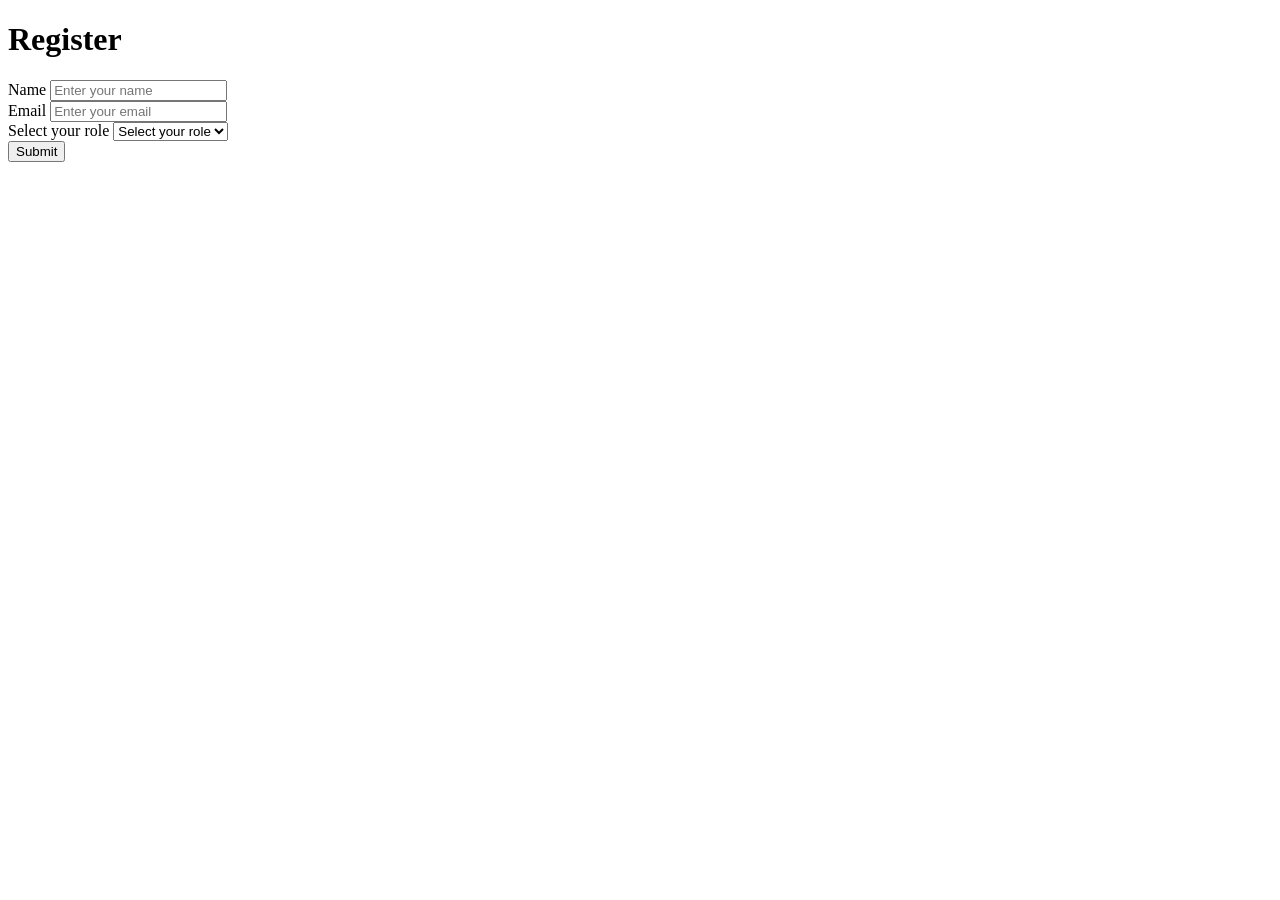
<file: practice/index.html>
<!DOCTYPE html>
<html lang="en">
<head>
    <meta charset="UTF-8">
    <meta name="viewport" content="width=, initial-scale=1.0">
    <title>New Form</title>
</head>
<body>

 <div class="container">

    <h1>Register</h1>

    <form>

        <div>
          <label for="name">Name</label>
          <input type="text" id="name" name="name" placeholder="Enter your name" required>
        </div>
      
        <div>
          <label for="email">Email</label>
          <input type="email" id="email" name="email" placeholder="Enter your email" required>
        </div>
      
        <div>
            <label for="role">Select your role</label>
            <select id="role" name="role" required>
              <option value="">Select your role</option>
              <option value="student">Student</option>
              <option value="teacher">Teacher</option>
            </select>
        </div>
      
        <button type="submit">Submit</button>

     
      </form>

</div>


</body>
</html>
</file>
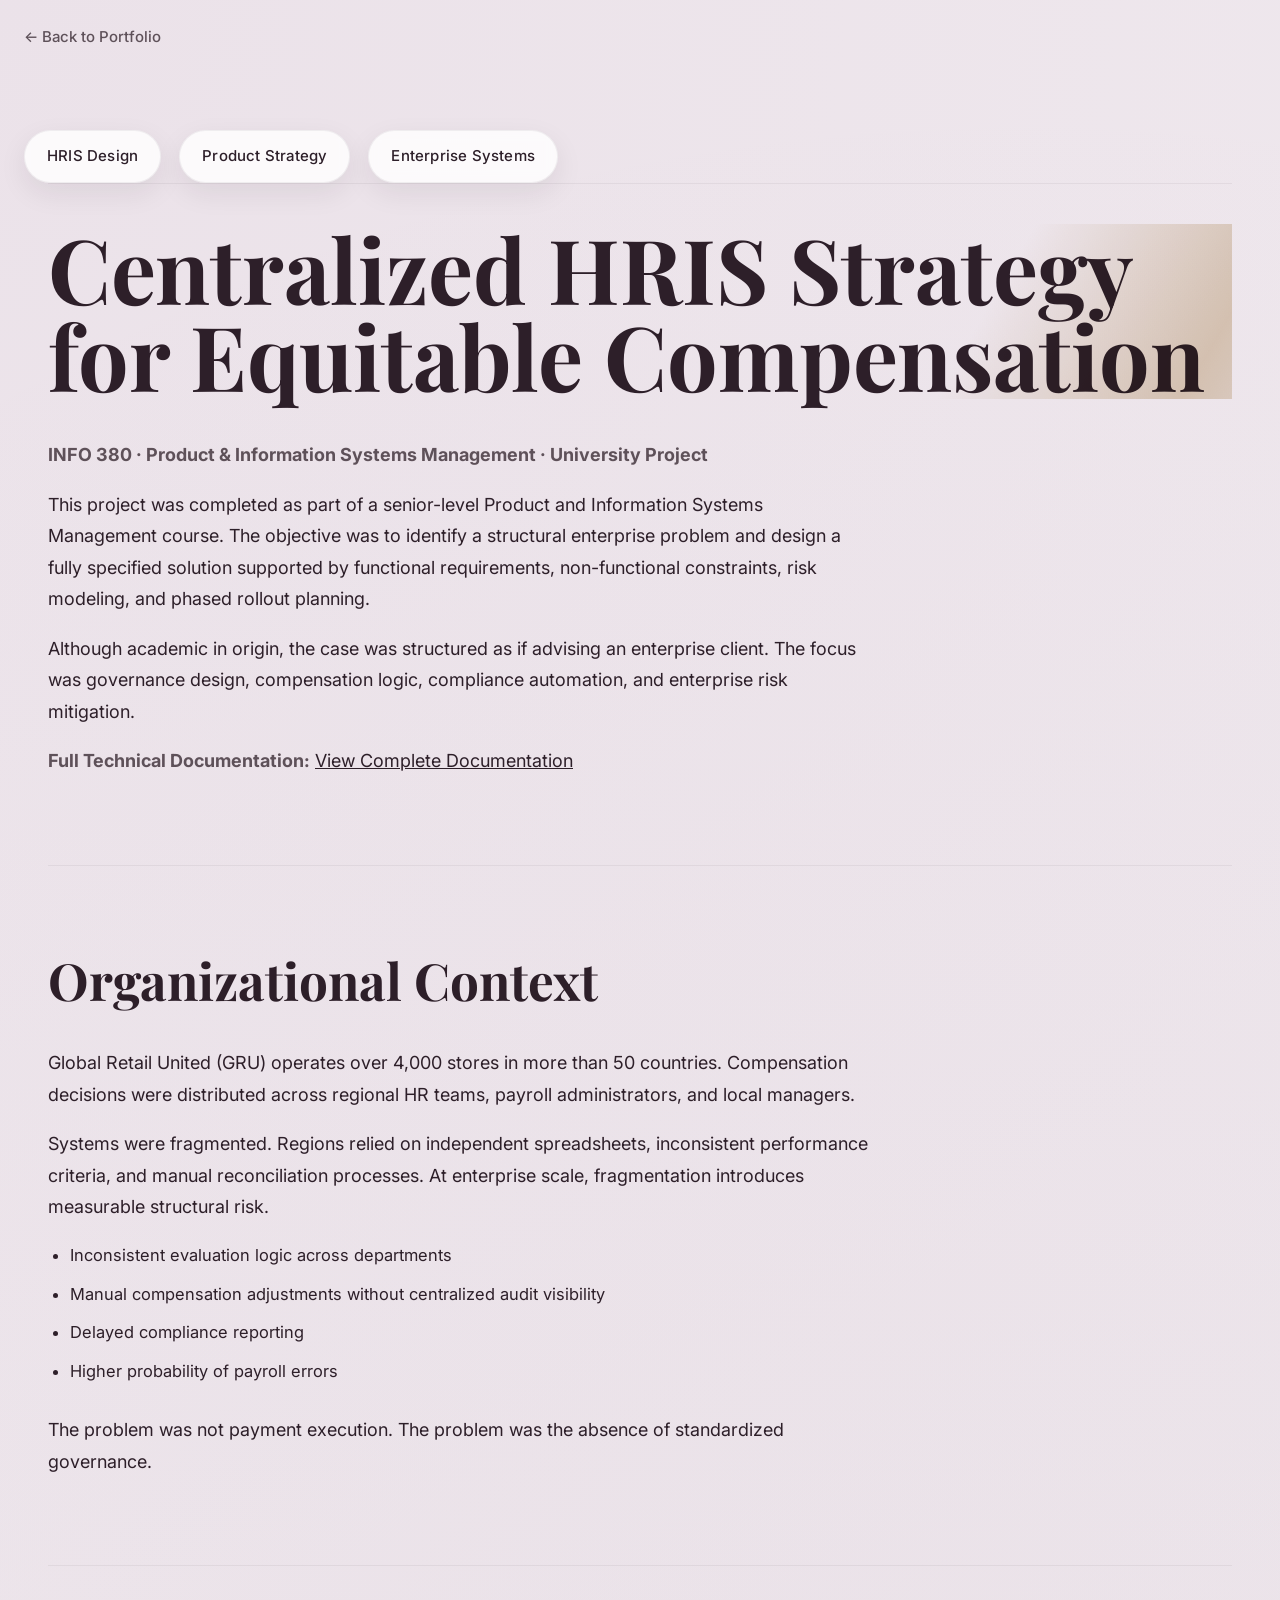
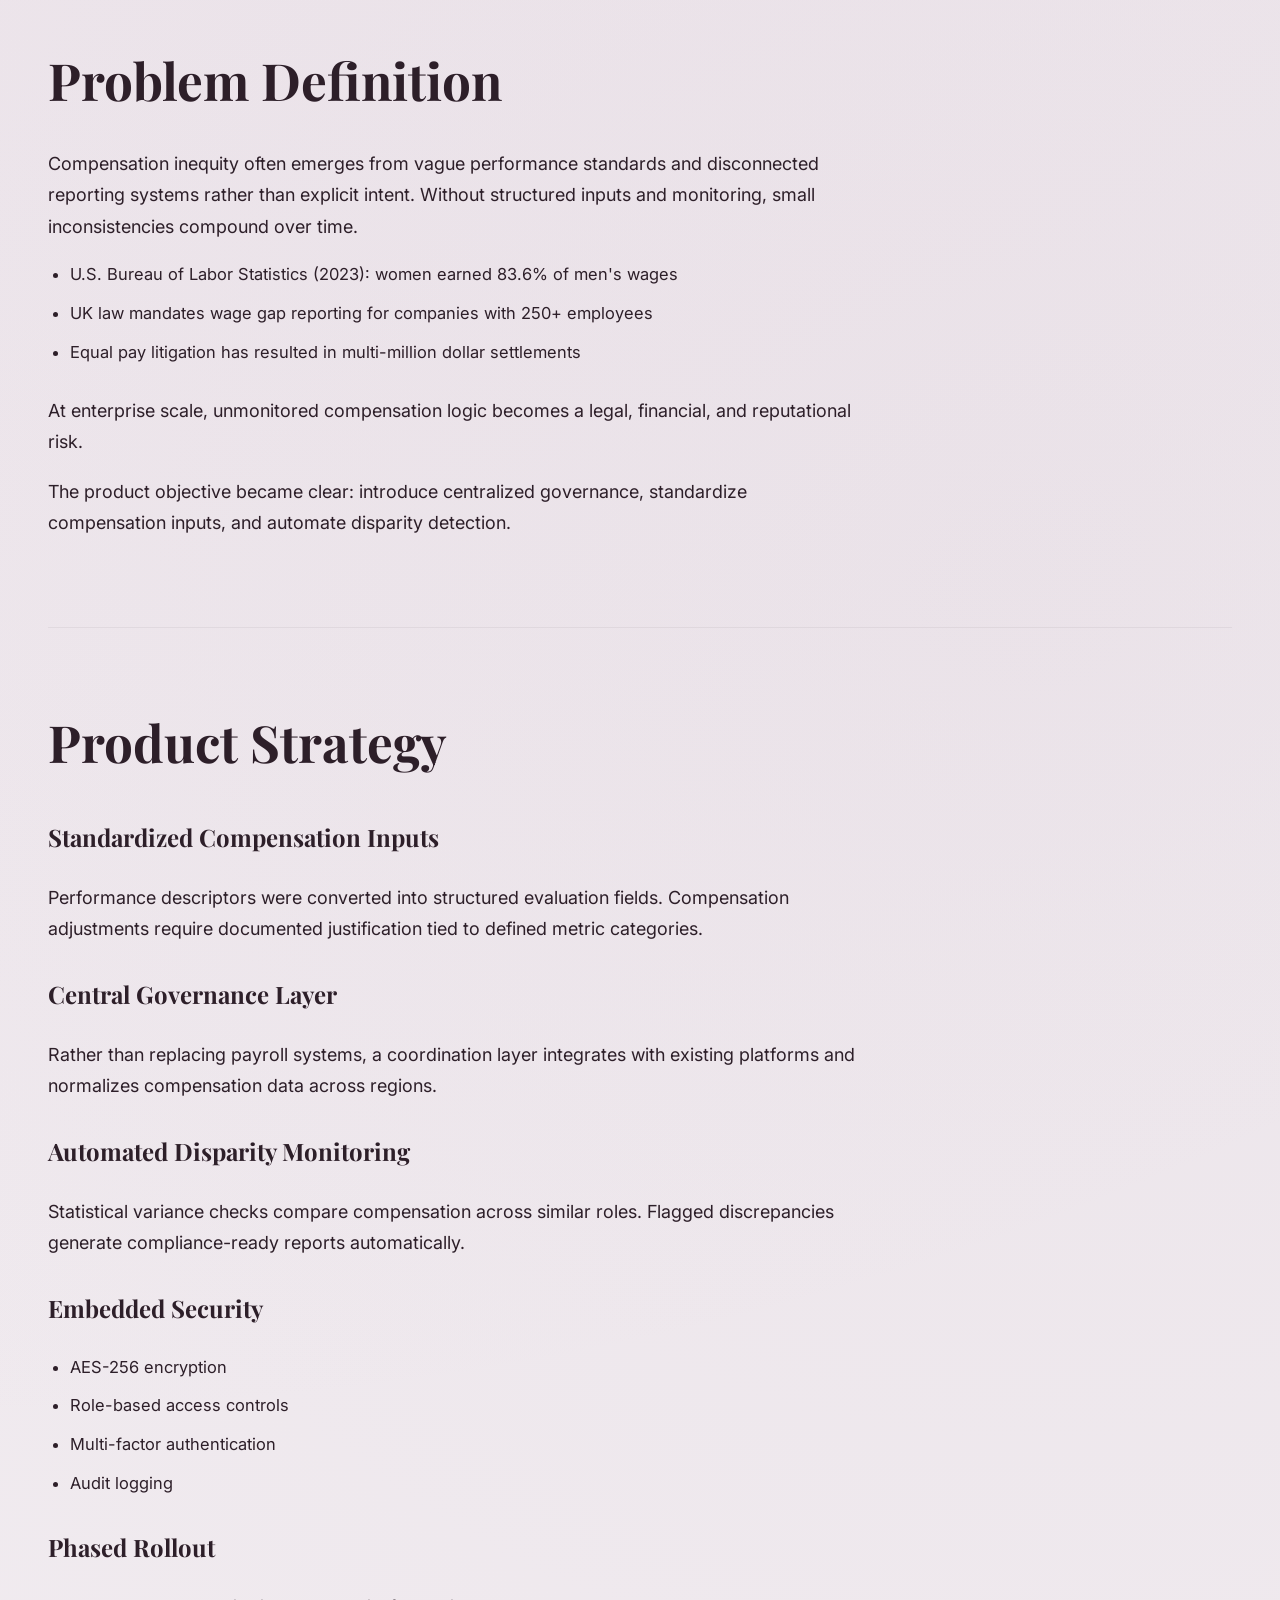
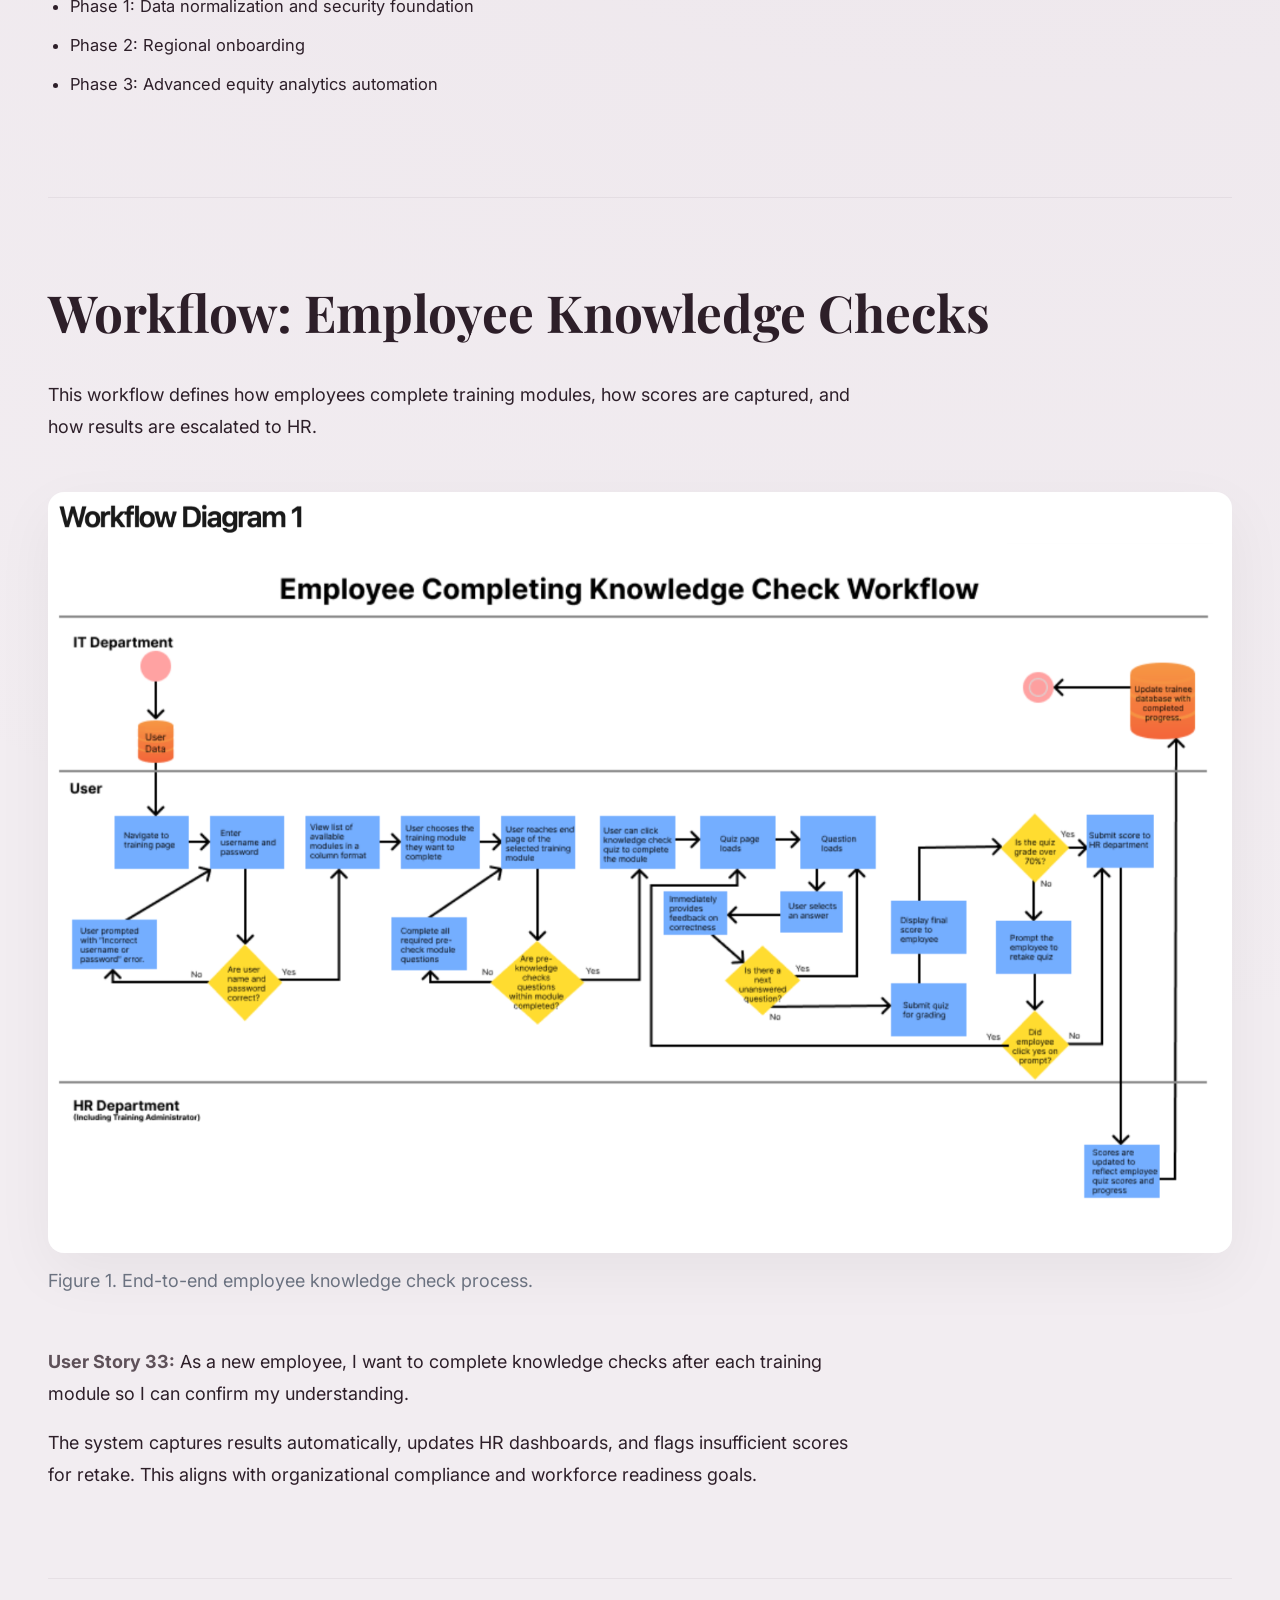
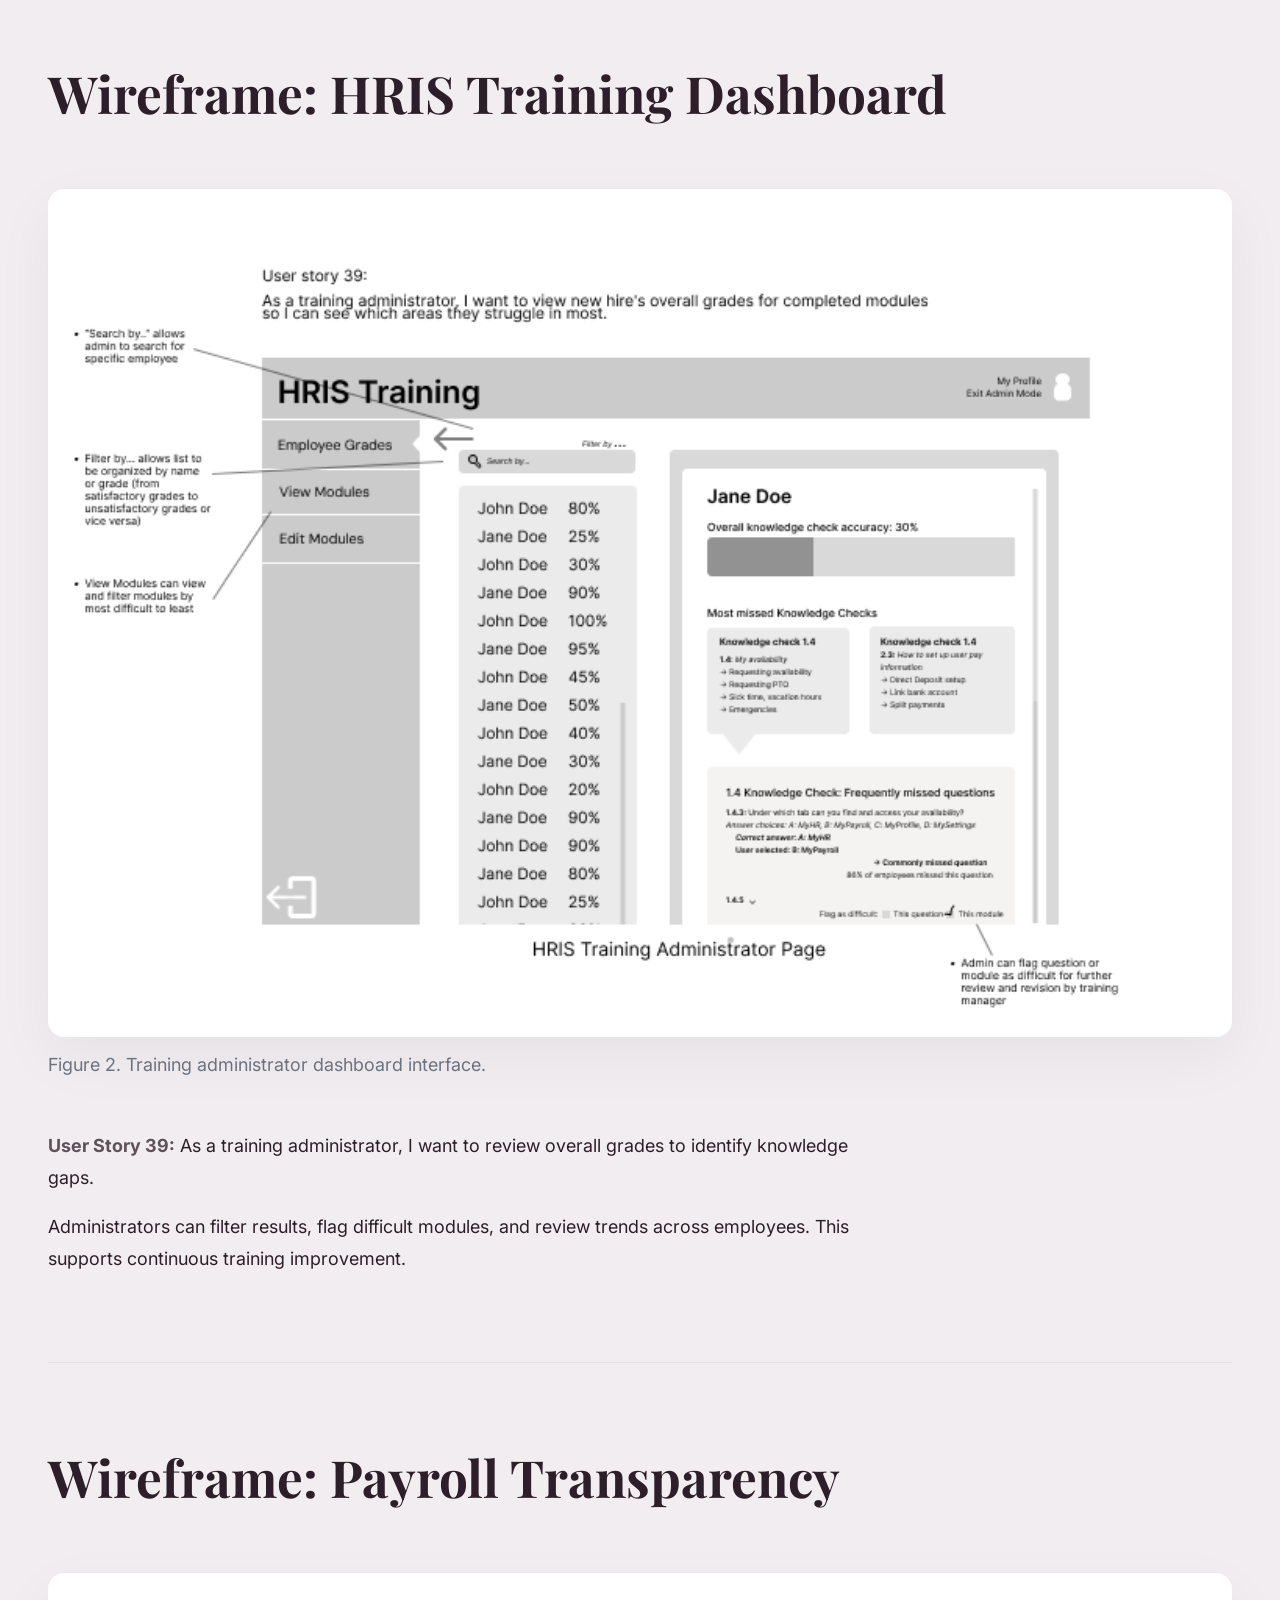
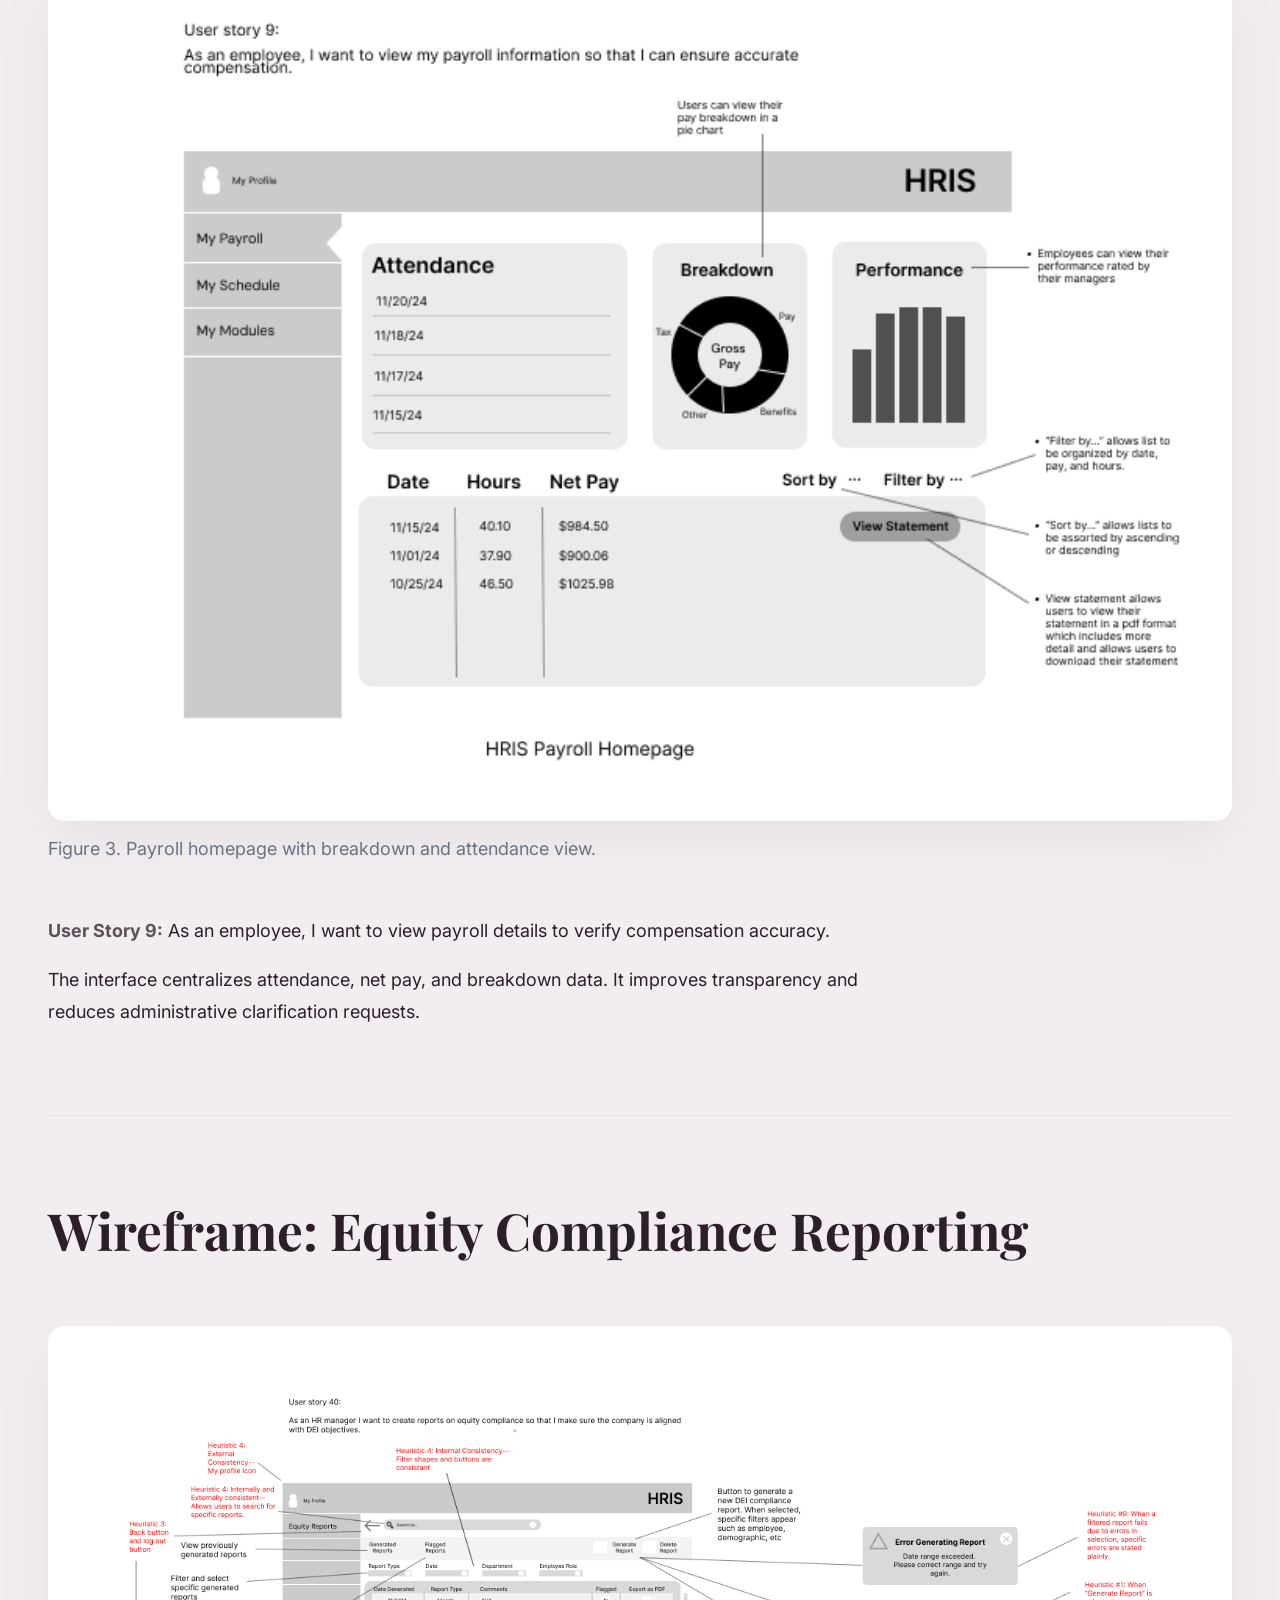
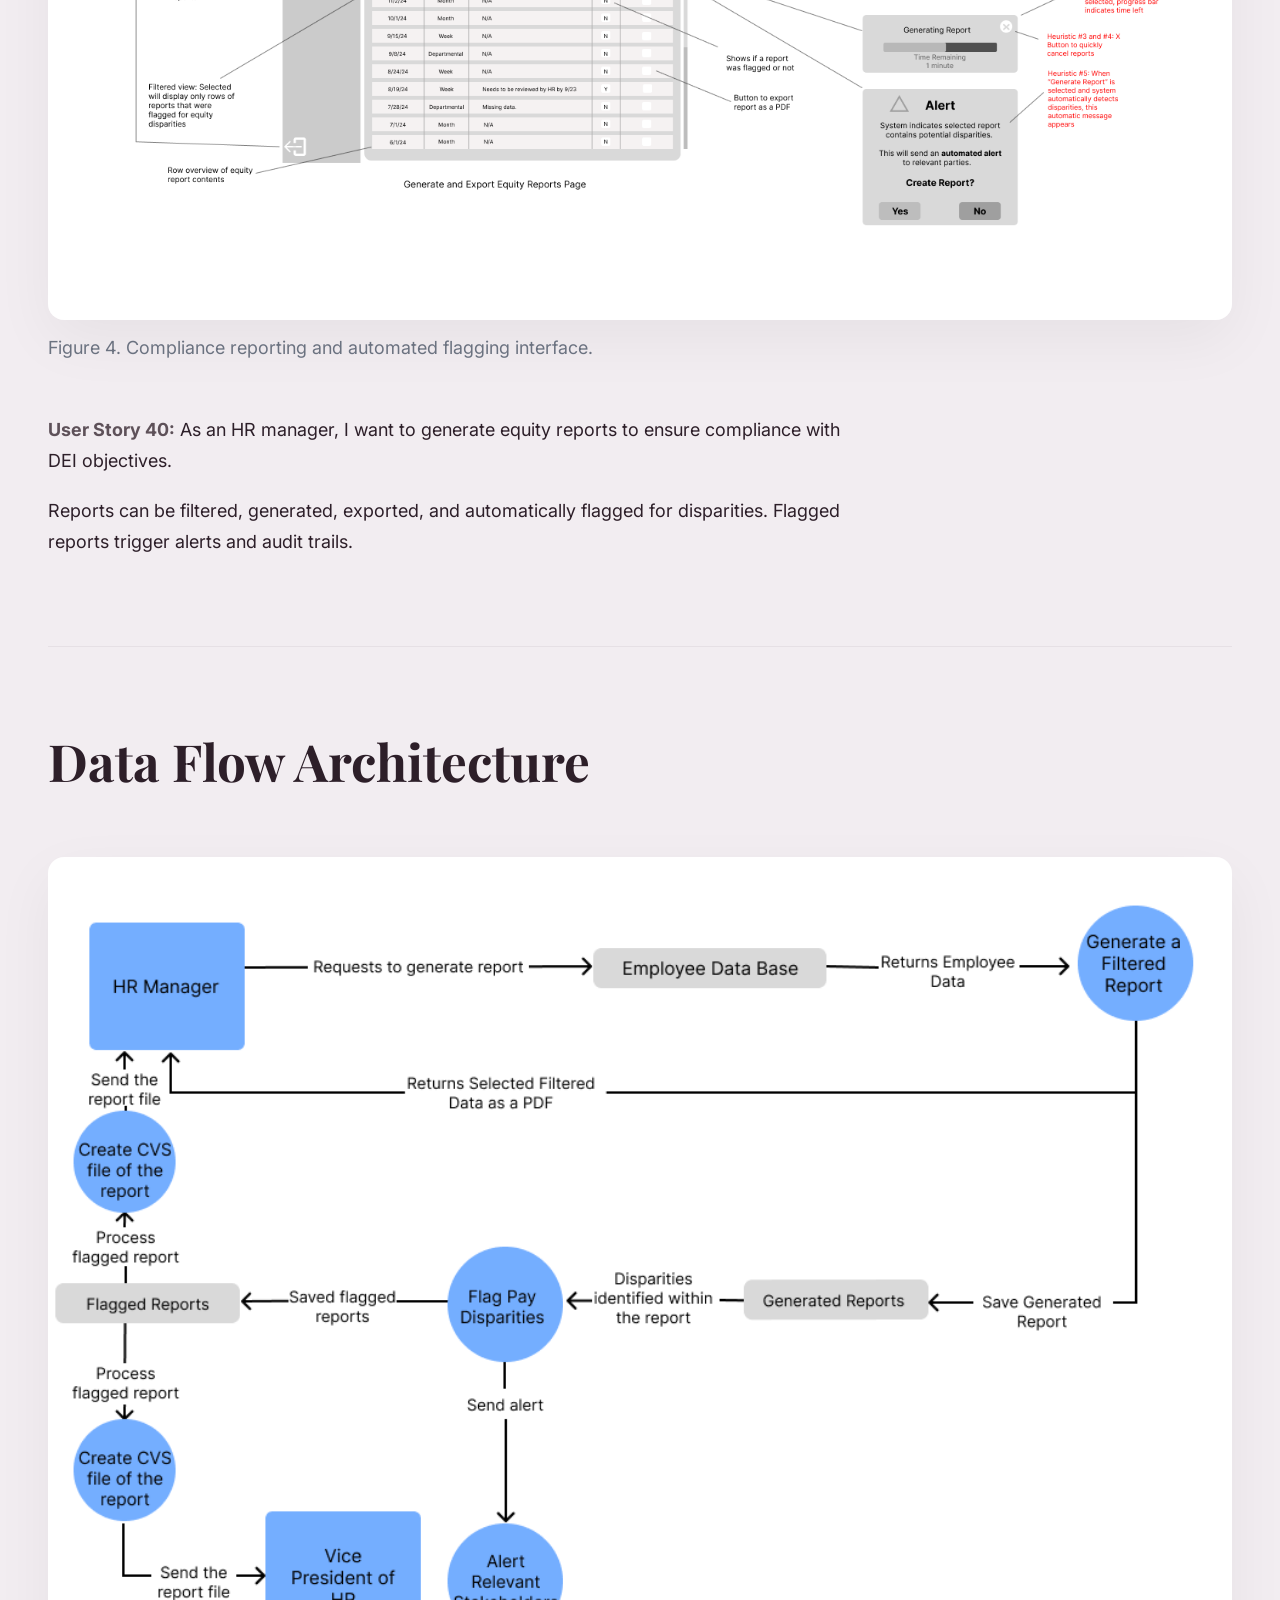
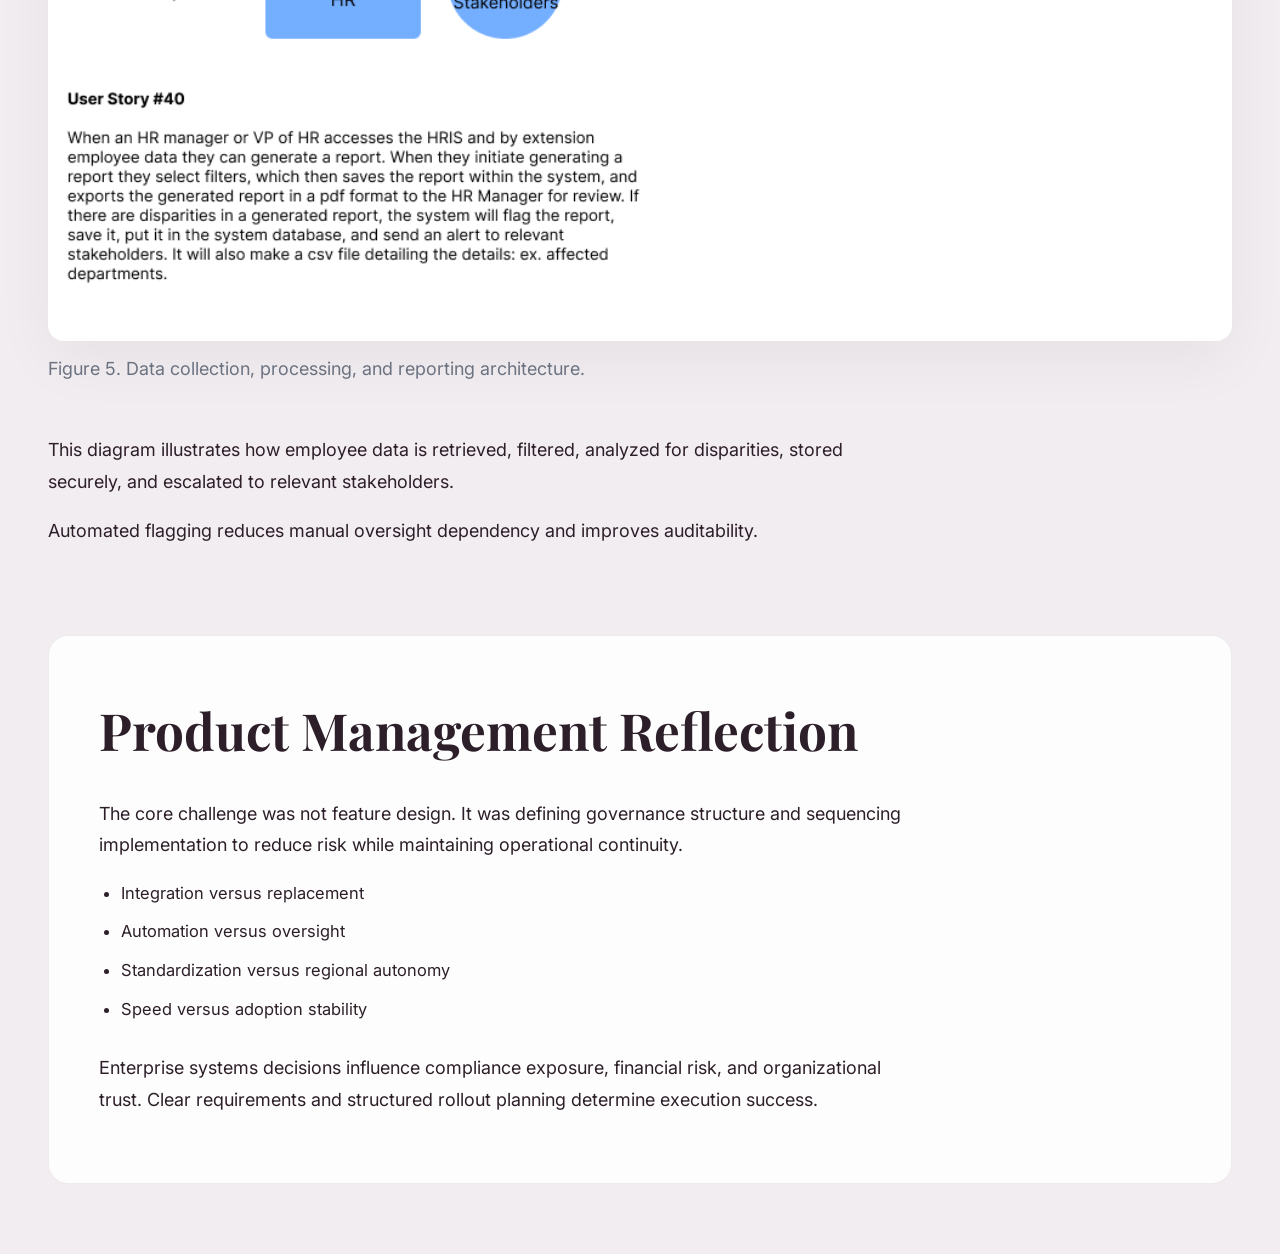
<file: hris-case.html>
<!DOCTYPE html>
<html lang="en">
<head>
    <meta charset="UTF-8">
    <title>HRIS Product Strategy Case Study | Elaiza Hoxha</title>
    <meta name="viewport" content="width=device-width, initial-scale=1.0">
    <link rel="stylesheet" href="hris-case.css">
    <link href="https://fonts.googleapis.com/css2?family=Inter:wght@400;500;600&family=Playfair+Display:wght@500;700&display=swap" rel="stylesheet">
</head>

<body>

    <nav class="case-nav">
      <a href="index.html" class="back-link">← Back to Portfolio</a>
    </nav>
    
    <main>
    
    <section id="hero">
    
      
    
      <div class="case-meta">
        <span class="meta-pill">HRIS Design</span>
        <span class="meta-pill">Product Strategy</span>
        <span class="meta-pill">Enterprise Systems</span>
      </div>
        



<!-- ================================================= -->
<!-- HERO -->
<!-- ================================================= -->

<section id="hero" class="section light">
    <h1 class="case-title">
        <span>Centralized HRIS Strategy for Equitable Compensation</span>
      </h1>
    <p><strong>INFO 380 · Product & Information Systems Management · University Project</strong></p>

    <p>
        This project was completed as part of a senior-level Product and Information Systems Management course.
        The objective was to identify a structural enterprise problem and design a fully specified solution
        supported by functional requirements, non-functional constraints, risk modeling, and phased rollout planning.
    </p>

    <p>
        Although academic in origin, the case was structured as if advising an enterprise client.
        The focus was governance design, compensation logic, compliance automation,
        and enterprise risk mitigation.
    </p>

    <p>
        <strong>Full Technical Documentation:</strong>
        <a href="https://docs.google.com/document/d/1doiIcSOiDzRCE3Ml7WpHHrzc7LEK1xEzS2rZS_mHBSQ/edit?usp=sharing" target="_blank">
            View Complete Documentation
        </a>
    </p>
</section>


<!-- ================================================= -->
<!-- CONTEXT -->
<!-- ================================================= -->

<section id="context" class="section light">
    <h2>Organizational Context</h2>

    <p>
        Global Retail United (GRU) operates over 4,000 stores in more than 50 countries.
        Compensation decisions were distributed across regional HR teams,
        payroll administrators, and local managers.
    </p>

    <p>
        Systems were fragmented. Regions relied on independent spreadsheets,
        inconsistent performance criteria, and manual reconciliation processes.
        At enterprise scale, fragmentation introduces measurable structural risk.
    </p>

    <ul>
        <li>Inconsistent evaluation logic across departments</li>
        <li>Manual compensation adjustments without centralized audit visibility</li>
        <li>Delayed compliance reporting</li>
        <li>Higher probability of payroll errors</li>
    </ul>

    <p>
        The problem was not payment execution.
        The problem was the absence of standardized governance.
    </p>
</section>



<!-- ================================================= -->
<!-- PROBLEM DEFINITION -->
<!-- ================================================= -->

<section id="problem" class="section light">
    <h2>Problem Definition</h2>

    <p>
        Compensation inequity often emerges from vague performance standards
        and disconnected reporting systems rather than explicit intent.
        Without structured inputs and monitoring,
        small inconsistencies compound over time.
    </p>

    <ul>
        <li>U.S. Bureau of Labor Statistics (2023): women earned 83.6% of men's wages</li>
        <li>UK law mandates wage gap reporting for companies with 250+ employees</li>
        <li>Equal pay litigation has resulted in multi-million dollar settlements</li>
    </ul>

    <p>
        At enterprise scale, unmonitored compensation logic becomes a legal,
        financial, and reputational risk.
    </p>

    <p>
        The product objective became clear:
        introduce centralized governance, standardize compensation inputs,
        and automate disparity detection.
    </p>
</section>



<!-- ================================================= -->
<!-- STRATEGY -->
<!-- ================================================= -->

<section id="strategy" class="section light">
    <h2>Product Strategy</h2>

    <h3>Standardized Compensation Inputs</h3>
    <p>
        Performance descriptors were converted into structured evaluation fields.
        Compensation adjustments require documented justification tied to defined metric categories.
    </p>

    <h3>Central Governance Layer</h3>
    <p>
        Rather than replacing payroll systems,
        a coordination layer integrates with existing platforms
        and normalizes compensation data across regions.
    </p>

    <h3>Automated Disparity Monitoring</h3>
    <p>
        Statistical variance checks compare compensation across similar roles.
        Flagged discrepancies generate compliance-ready reports automatically.
    </p>

    <h3>Embedded Security</h3>
    <ul>
        <li>AES-256 encryption</li>
        <li>Role-based access controls</li>
        <li>Multi-factor authentication</li>
        <li>Audit logging</li>
    </ul>

    <h3>Phased Rollout</h3>
    <ul>
        <li>Phase 1: Data normalization and security foundation</li>
        <li>Phase 2: Regional onboarding</li>
        <li>Phase 3: Advanced equity analytics automation</li>
    </ul>
</section>



<!-- ================================================= -->
<!-- TRAINING WORKFLOW -->
<!-- ================================================= -->

<section class="section light">
    <h2>Workflow: Employee Knowledge Checks</h2>

    <p>
        This workflow defines how employees complete training modules,
        how scores are captured,
        and how results are escalated to HR.
    </p>

    <div class="image-block">
        <img src="images/workflow-knowledge.png" alt="Employee knowledge check workflow">
        <p class="caption">Figure 1. End-to-end employee knowledge check process.</p>
    </div>

    <p>
        <strong>User Story 33:</strong>
        As a new employee, I want to complete knowledge checks after each training module
        so I can confirm my understanding.
    </p>

    <p>
        The system captures results automatically,
        updates HR dashboards,
        and flags insufficient scores for retake.
        This aligns with organizational compliance and workforce readiness goals.
    </p>
</section>



<!-- ================================================= -->
<!-- TRAINING DASHBOARD -->
<!-- ================================================= -->

<section class="section light">
    <h2>Wireframe: HRIS Training Dashboard</h2>

    <div class="image-block">
        <img src="images/wireframe-training.png" alt="Training dashboard wireframe">
        <p class="caption">Figure 2. Training administrator dashboard interface.</p>
    </div>

    <p>
        <strong>User Story 39:</strong>
        As a training administrator, I want to review overall grades
        to identify knowledge gaps.
    </p>

    <p>
        Administrators can filter results,
        flag difficult modules,
        and review trends across employees.
        This supports continuous training improvement.
    </p>
</section>



<!-- ================================================= -->
<!-- PAYROLL INTERFACE -->
<!-- ================================================= -->

<section class="section light">
    <h2>Wireframe: Payroll Transparency</h2>

    <div class="image-block">
        <img src="images/wireframe-payroll.png" alt="Payroll homepage wireframe">
        <p class="caption">Figure 3. Payroll homepage with breakdown and attendance view.</p>
    </div>

    <p>
        <strong>User Story 9:</strong>
        As an employee, I want to view payroll details
        to verify compensation accuracy.
    </p>

    <p>
        The interface centralizes attendance, net pay, and breakdown data.
        It improves transparency and reduces administrative clarification requests.
    </p>
</section>



<!-- ================================================= -->
<!-- EQUITY REPORTING -->
<!-- ================================================= -->

<section class="section light">
    <h2>Wireframe: Equity Compliance Reporting</h2>

    <div class="image-block">
        <img src="images/wireframe-report.png" alt="Equity report generation interface">
        <p class="caption">Figure 4. Compliance reporting and automated flagging interface.</p>
    </div>

    <p>
        <strong>User Story 40:</strong>
        As an HR manager, I want to generate equity reports
        to ensure compliance with DEI objectives.
    </p>

    <p>
        Reports can be filtered, generated, exported,
        and automatically flagged for disparities.
        Flagged reports trigger alerts and audit trails.
    </p>
</section>



<!-- ================================================= -->
<!-- DATA FLOW -->
<!-- ================================================= -->

<section class="section light">
    <h2>Data Flow Architecture</h2>

    <div class="image-block">
        <img src="images/dataflow.png" alt="Equity reporting data flow diagram">
        <p class="caption">Figure 5. Data collection, processing, and reporting architecture.</p>
    </div>

    <p>
        This diagram illustrates how employee data is retrieved,
        filtered, analyzed for disparities,
        stored securely,
        and escalated to relevant stakeholders.
    </p>

    <p>
        Automated flagging reduces manual oversight dependency
        and improves auditability.
    </p>
</section>



<!-- ================================================= -->
<!-- REFLECTION -->
<!-- ================================================= -->

<section id="reflection" class="section light">
    <h2>Product Management Reflection</h2>

    <p>
        The core challenge was not feature design.
        It was defining governance structure and sequencing implementation
        to reduce risk while maintaining operational continuity.
    </p>

    <ul>
        <li>Integration versus replacement</li>
        <li>Automation versus oversight</li>
        <li>Standardization versus regional autonomy</li>
        <li>Speed versus adoption stability</li>
    </ul>

    <p>
        Enterprise systems decisions influence compliance exposure,
        financial risk, and organizational trust.
        Clear requirements and structured rollout planning determine execution success.
    </p>
</section>

</main>


<script src="hris-case.js"></script>

</body>
</html>
</file>
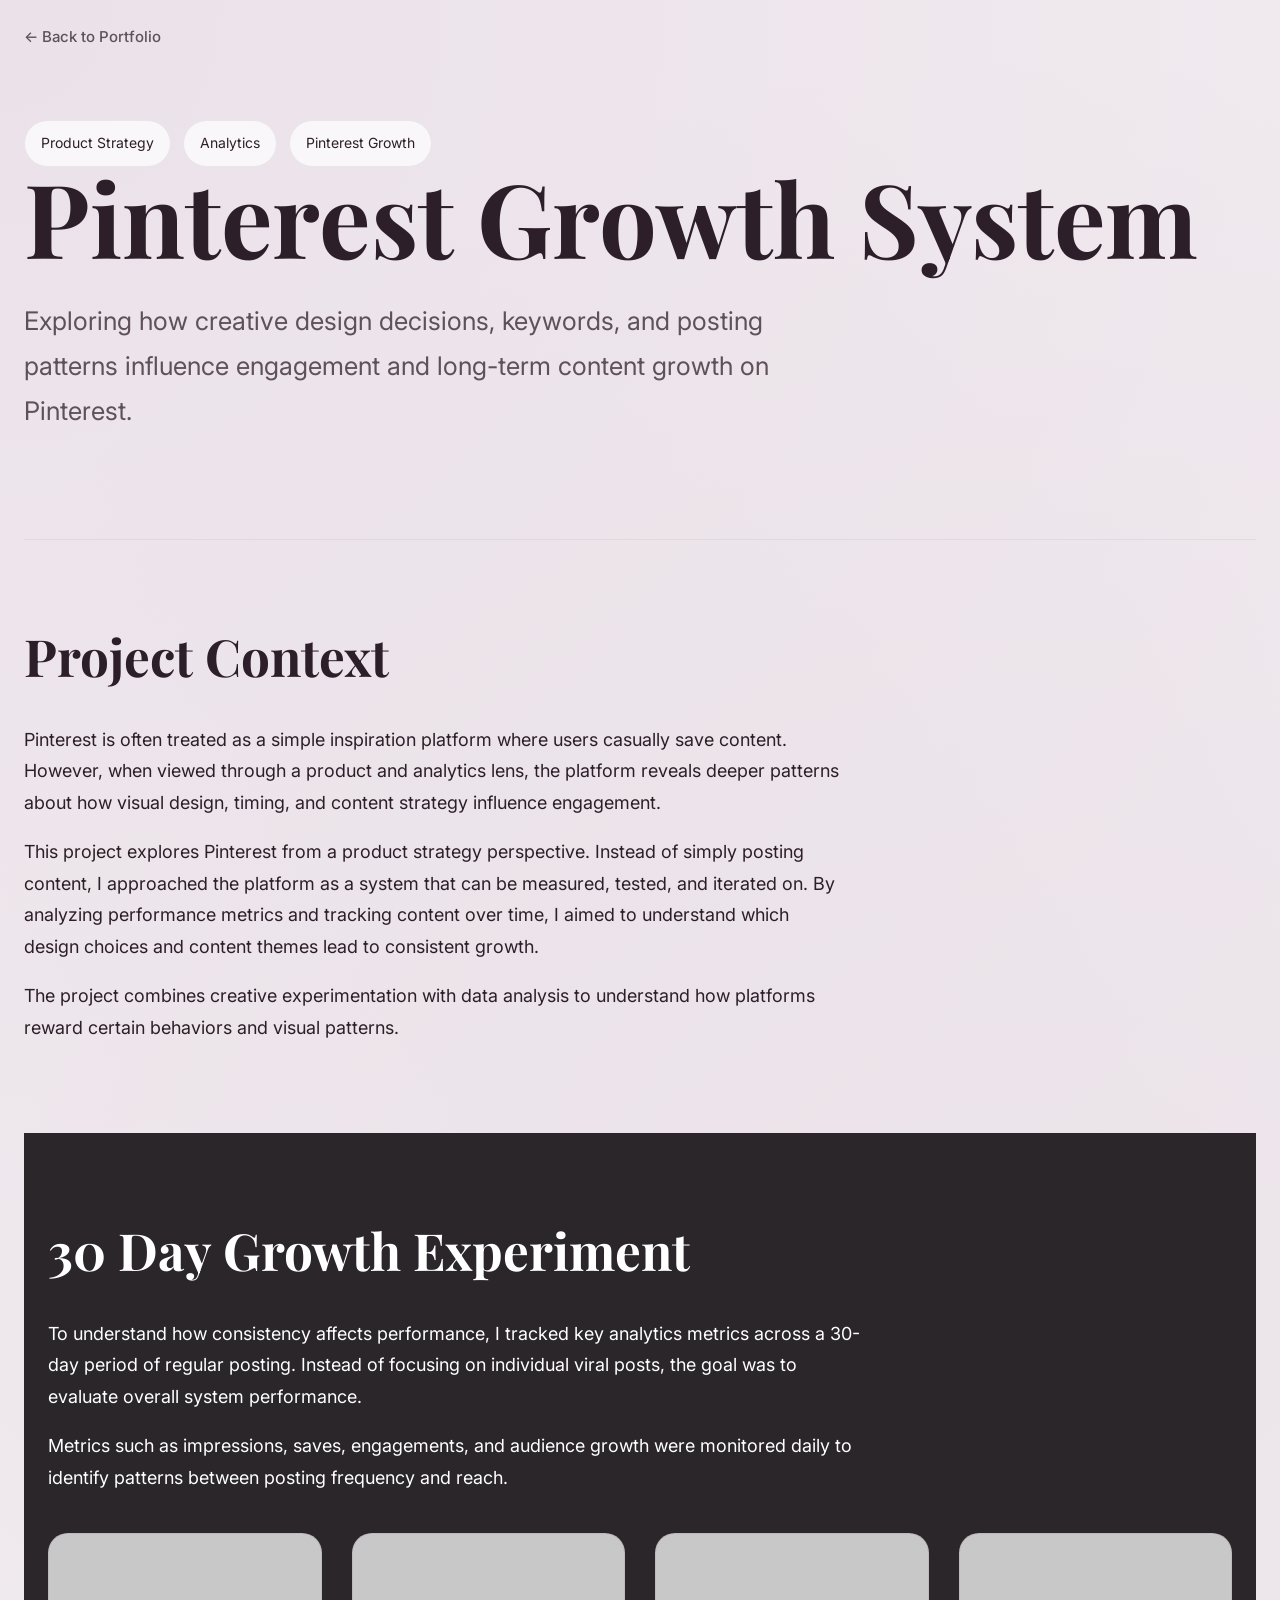
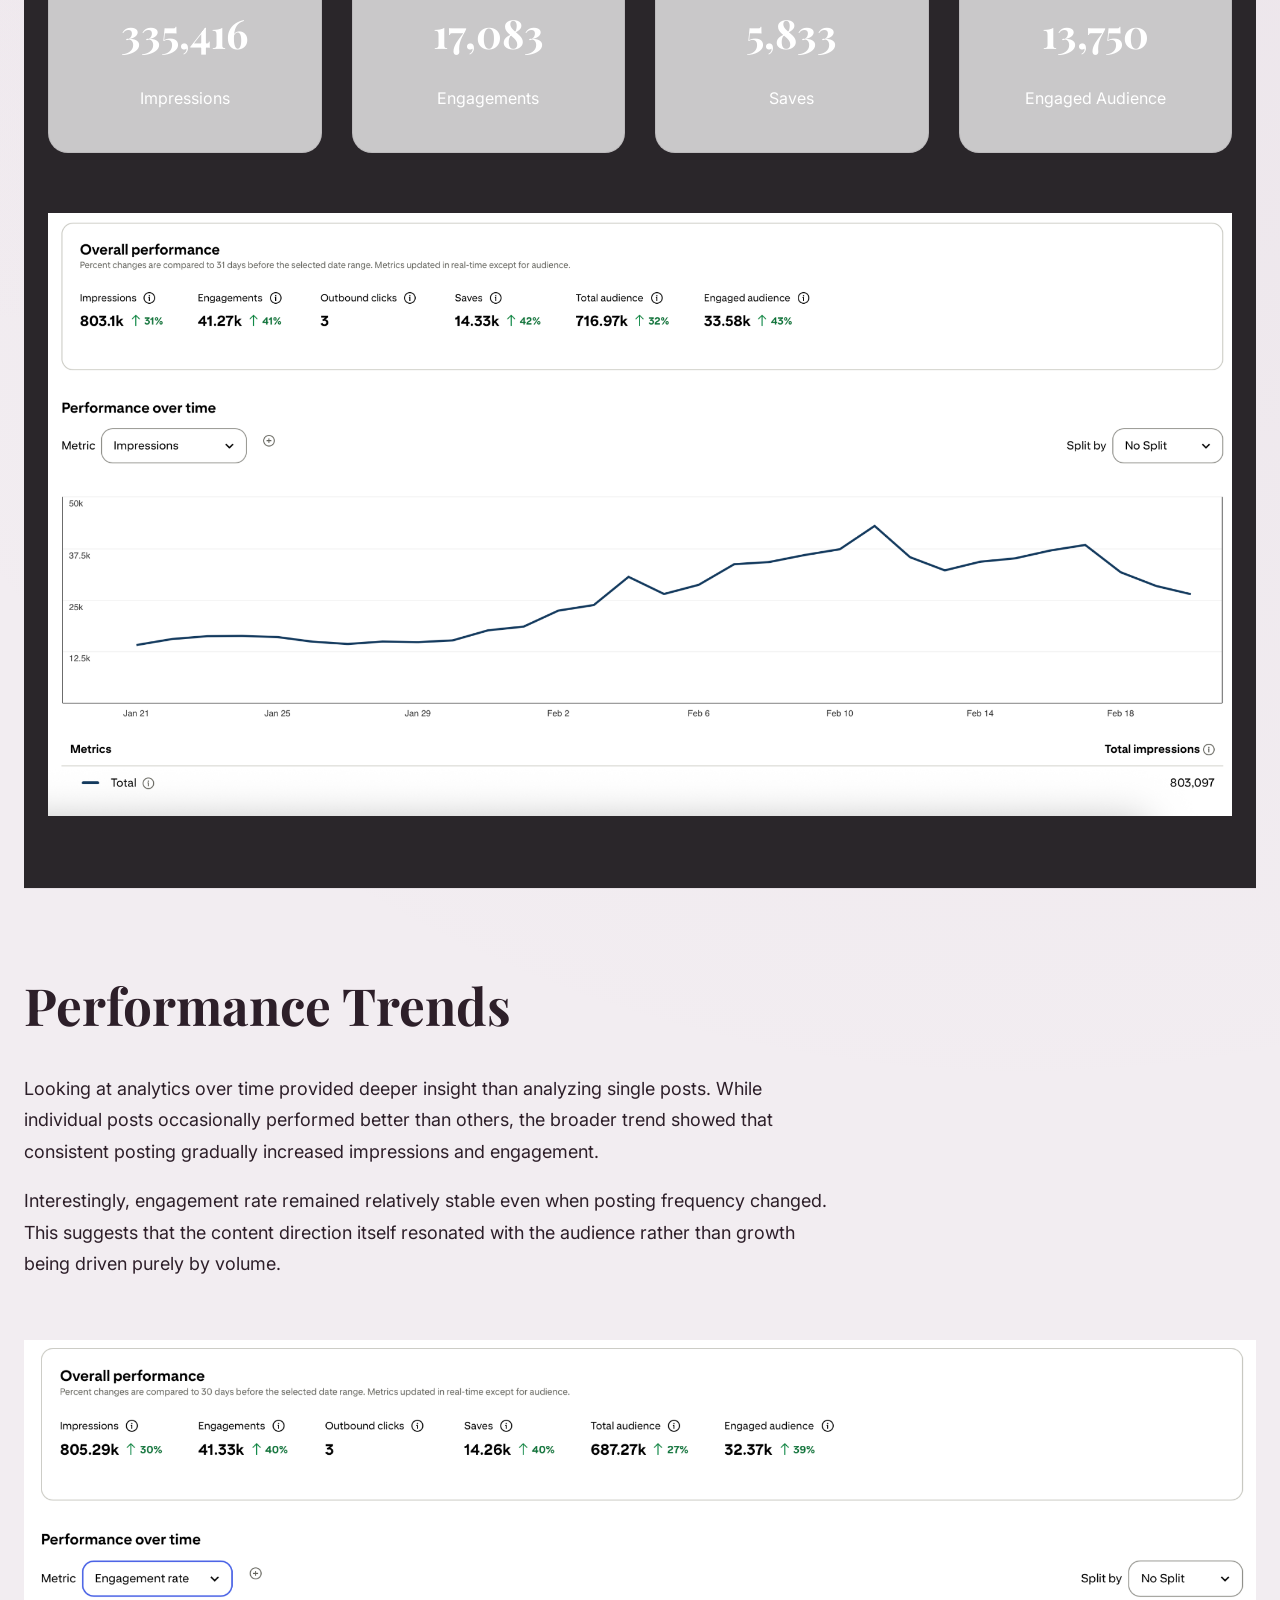
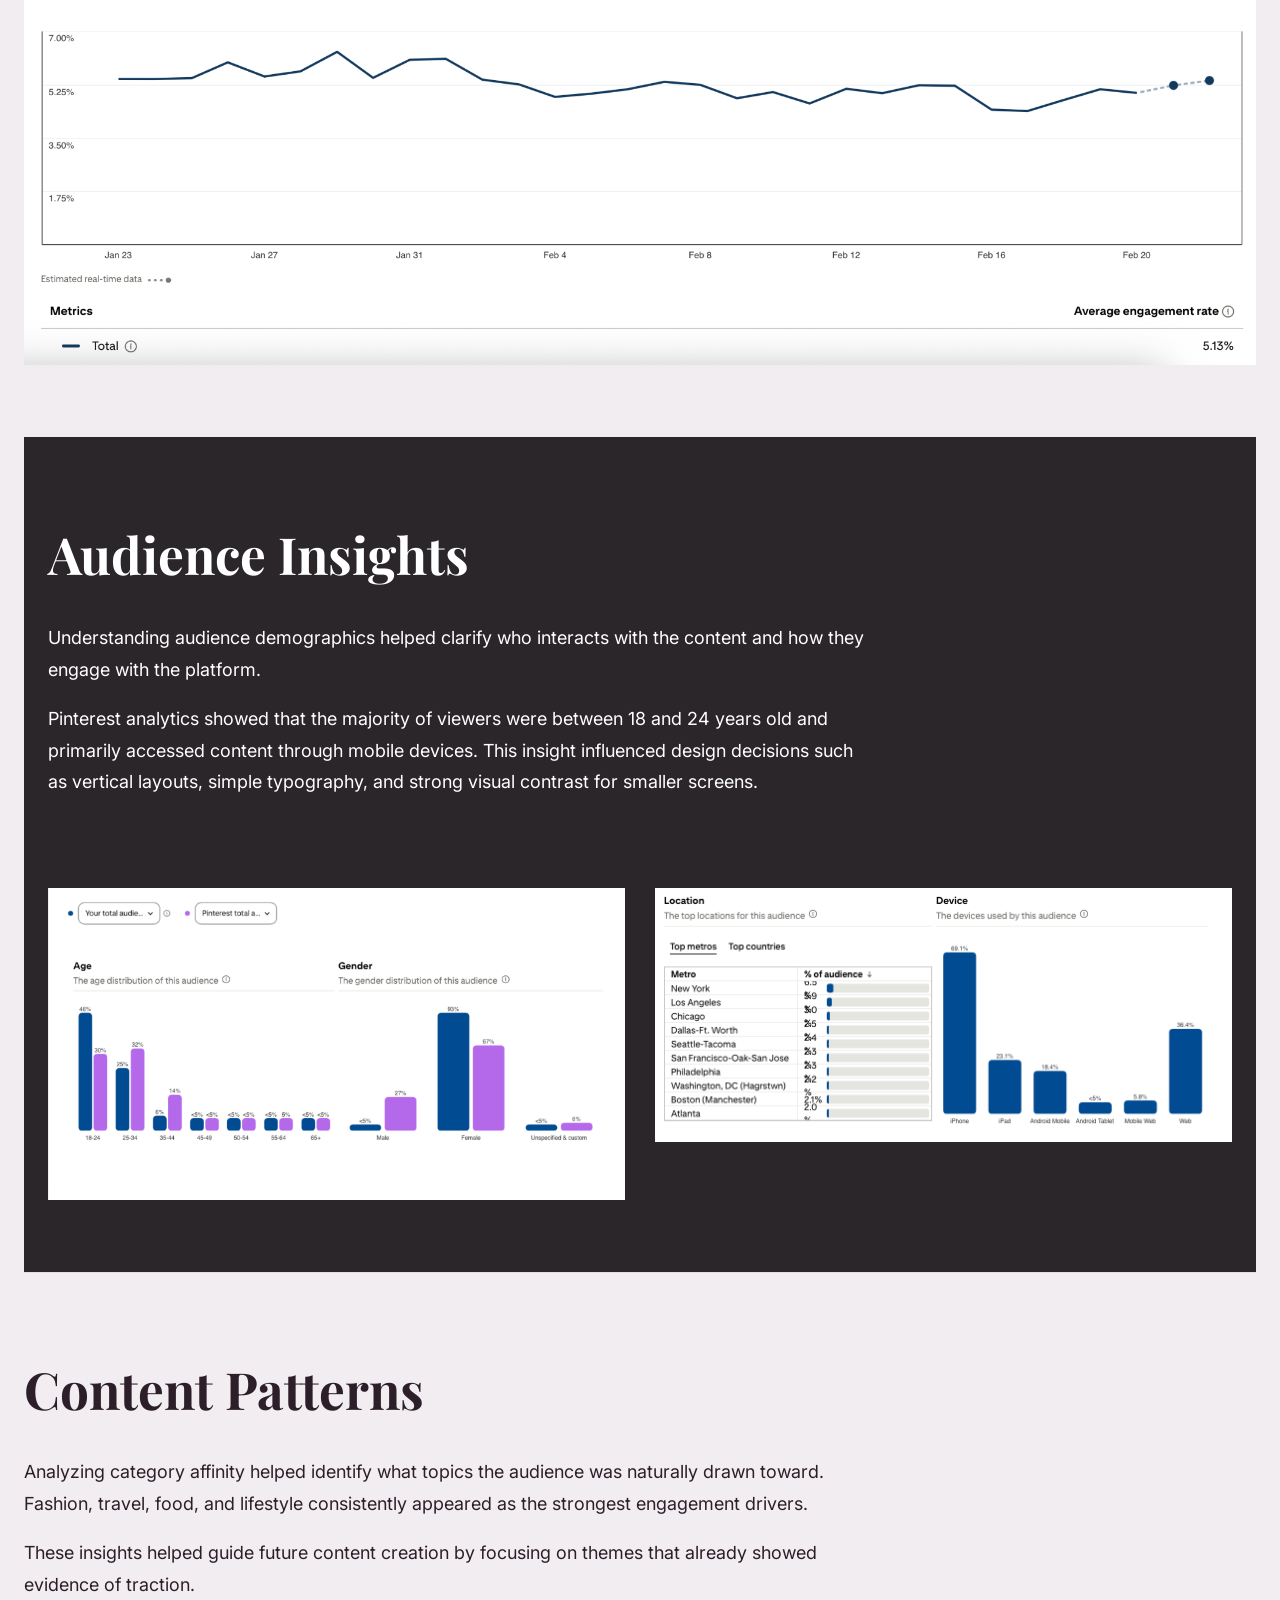
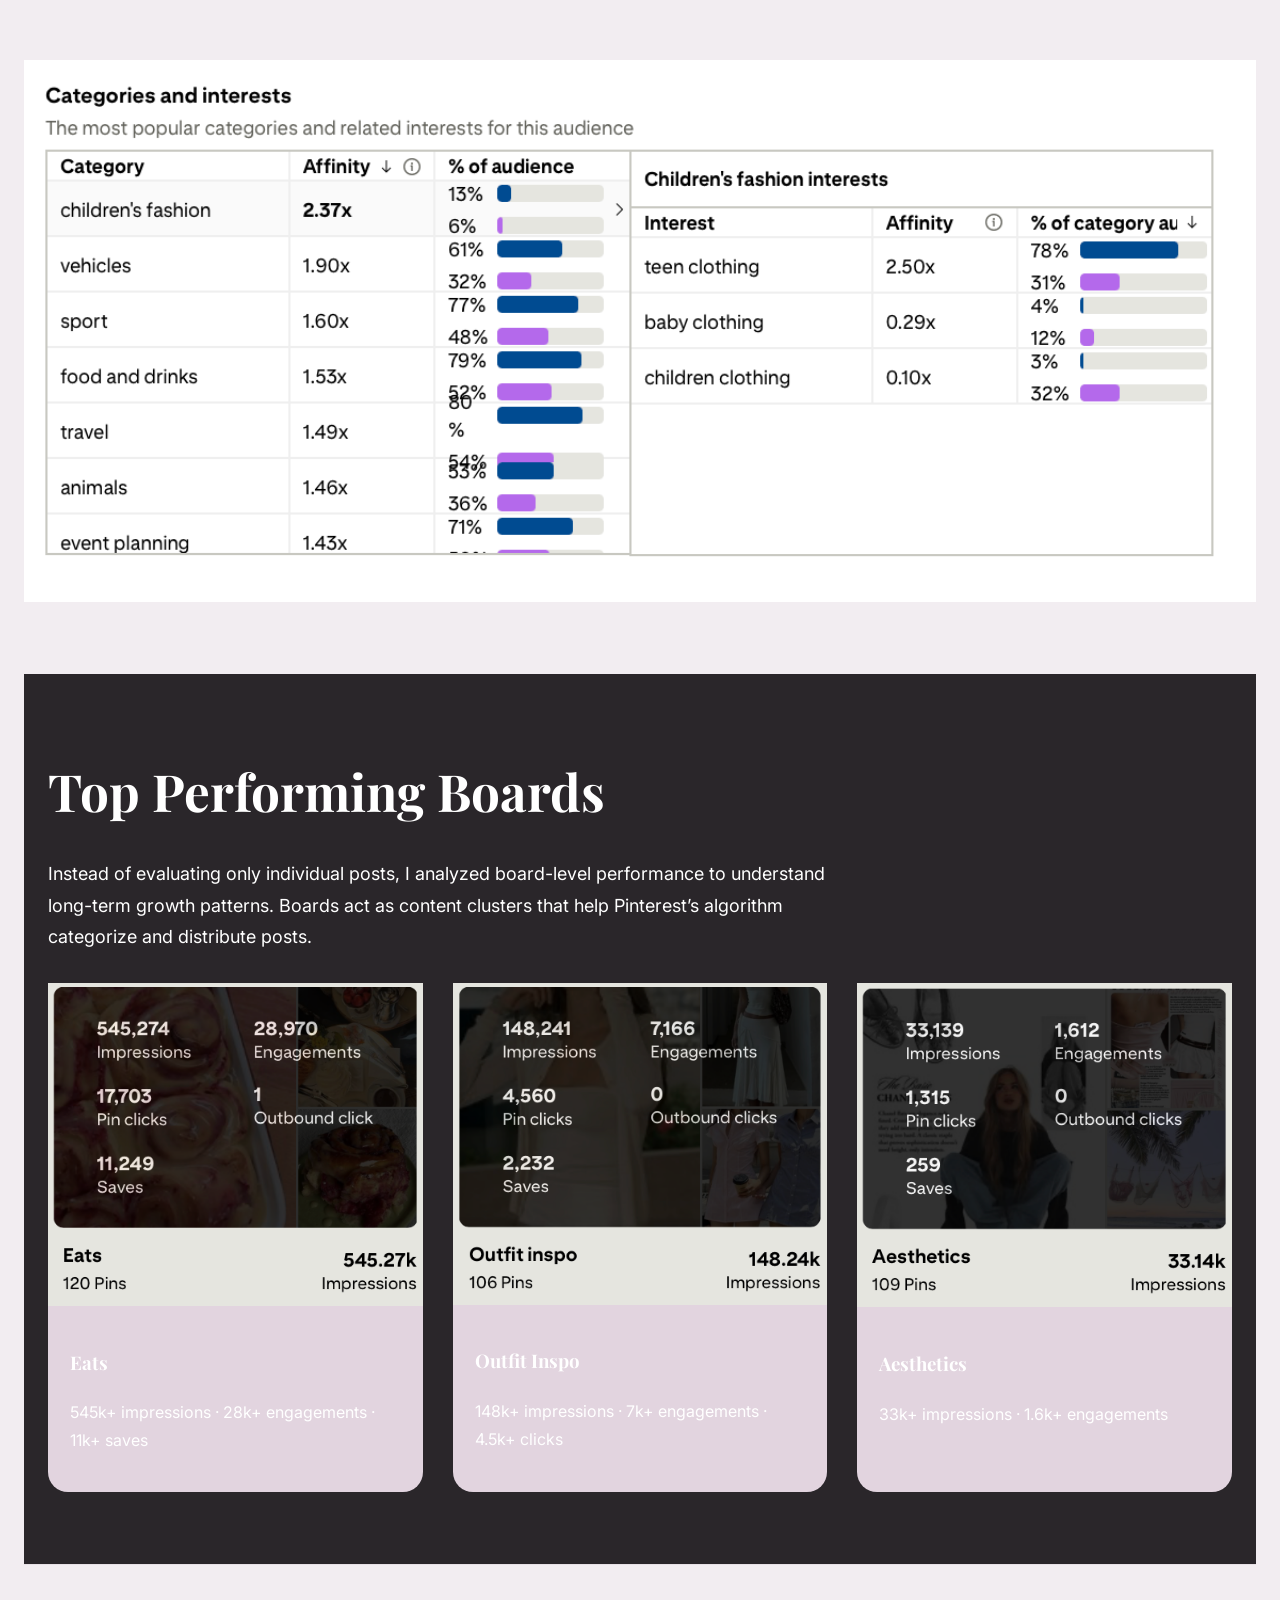
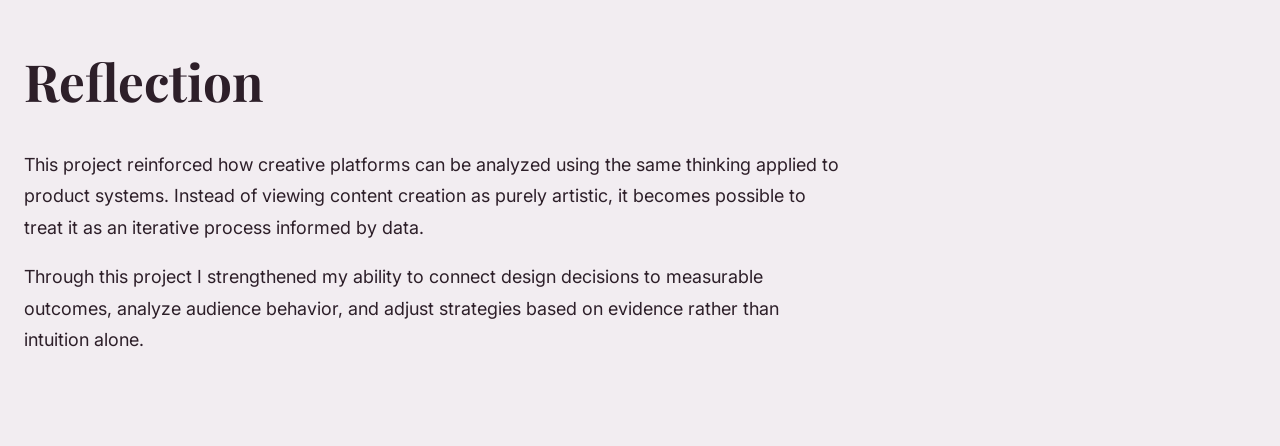
<file: pinterest-case.html>
<!DOCTYPE html>
<html lang="en">
<head>

<meta charset="UTF-8">
<title>Pinterest Growth System | Elaiza Hoxha</title>
<meta name="viewport" content="width=device-width, initial-scale=1.0">

<link href="https://fonts.googleapis.com/css2?family=Inter:wght@400;500;600&family=Playfair+Display:wght@500;700&display=swap" rel="stylesheet">

<link rel="stylesheet" href="pinterest-case.css">

</head>

<body>

<!-- HERO -->

<nav class="case-nav">
  <a href="index.html" class="back-link">← Back to Portfolio</a>
  </nav>
  
  <section class="hero">
  
  <div class="hero-inner">
  
  <div class="hero-meta">
  <span class="meta-pill">Product Strategy</span>
  <span class="meta-pill">Analytics</span>
  <span class="meta-pill">Pinterest Growth</span>
  </div>
  
  <h1>Pinterest Growth System</h1>
  
  <p class="hero-sub">
  Exploring how creative design decisions, keywords, and posting patterns influence engagement and long-term content growth on Pinterest.
  </p>
  
  </div>
  
  </section>



<!-- PROJECT CONTEXT -->

<section class="section light">

<h2>Project Context</h2>

<p class="body">
Pinterest is often treated as a simple inspiration platform where users casually save content. 
However, when viewed through a product and analytics lens, the platform reveals deeper patterns 
about how visual design, timing, and content strategy influence engagement.
</p>

<p class="body">
This project explores Pinterest from a product strategy perspective. 
Instead of simply posting content, I approached the platform as a system that can be measured, 
tested, and iterated on. By analyzing performance metrics and tracking content over time, 
I aimed to understand which design choices and content themes lead to consistent growth.
</p>

<p class="body">
The project combines creative experimentation with data analysis to understand how platforms 
reward certain behaviors and visual patterns.
</p>

</section>



<!-- RESULTS -->

<section class="section dark">

<h2>30 Day Growth Experiment</h2>

<p class="body">
To understand how consistency affects performance, I tracked key analytics metrics across a 
30-day period of regular posting. Instead of focusing on individual viral posts, the goal was 
to evaluate overall system performance.
</p>

<p class="body">
Metrics such as impressions, saves, engagements, and audience growth were monitored 
daily to identify patterns between posting frequency and reach.
</p>


<div class="metrics">

<div class="metric">
<h3 class="counter" data-target="805000">0</h3>
<p>Impressions</p>
</div>

<div class="metric">
<h3 class="counter" data-target="41000">0</h3>
<p>Engagements</p>
</div>

<div class="metric">
<h3 class="counter" data-target="14000">0</h3>
<p>Saves</p>
</div>

<div class="metric">
<h3 class="counter" data-target="33000">0</h3>
<p>Engaged Audience</p>
</div>

</div>

<div class="image-block">
<img src="images/performance-overview.png">
</div>

</section>



<!-- PERFORMANCE ANALYSIS -->

<section class="section light">

<h2>Performance Trends</h2>

<p class="body">
Looking at analytics over time provided deeper insight than analyzing single posts. 
While individual posts occasionally performed better than others, the broader trend showed 
that consistent posting gradually increased impressions and engagement.
</p>

<p class="body">
Interestingly, engagement rate remained relatively stable even when posting frequency changed. 
This suggests that the content direction itself resonated with the audience rather than growth 
being driven purely by volume.
</p>

<div class="image-block parallax">
<img src="images/engagement-rate.png">
</div>

</section>



<!-- AUDIENCE INSIGHTS -->

<section class="section dark">

<h2>Audience Insights</h2>

<p class="body">
Understanding audience demographics helped clarify who interacts with the content and 
how they engage with the platform.
</p>

<p class="body">
Pinterest analytics showed that the majority of viewers were between 18 and 24 years old 
and primarily accessed content through mobile devices. 
This insight influenced design decisions such as vertical layouts, simple typography, 
and strong visual contrast for smaller screens.
</p>

<div class="split">

<div class="image-block">
<img src="images/audience-demographics.png">
</div>

<div class="image-block">
<img src="images/device-breakdown.png">
</div>

</div>

</section>



<!-- CONTENT PATTERNS -->

<section class="section light">

<h2>Content Patterns</h2>

<p class="body">
Analyzing category affinity helped identify what topics the audience was naturally drawn toward. 
Fashion, travel, food, and lifestyle consistently appeared as the strongest engagement drivers.
</p>

<p class="body">
These insights helped guide future content creation by focusing on themes that already showed 
evidence of traction.
</p>

<div class="image-block">
<img src="images/categories-interests.png">
</div>

</section>



<!-- BOARDS -->

<section class="section dark">

<h2>Top Performing Boards</h2>

<p class="body">
Instead of evaluating only individual posts, I analyzed board-level performance to 
understand long-term growth patterns. Boards act as content clusters that help 
Pinterest’s algorithm categorize and distribute posts.
</p>

<div class="board-grid">

<div class="board-card">
<img src="images/eats-board.png">

<div class="board-info">
<h3>Eats</h3>
<p>545k+ impressions · 28k+ engagements · 11k+ saves</p>
</div>

</div>

<div class="board-card">
<img src="images/outfit-board.png">

<div class="board-info">
<h3>Outfit Inspo</h3>
<p>148k+ impressions · 7k+ engagements · 4.5k+ clicks</p>
</div>

</div>

<div class="board-card">
<img src="images/aesthetics-board.png">

<div class="board-info">
<h3>Aesthetics</h3>
<p>33k+ impressions · 1.6k+ engagements</p>
</div>

</div>

</div>

</section>



<!-- REFLECTION -->

<section class="section light">

<h2>Reflection</h2>

<p class="body">
This project reinforced how creative platforms can be analyzed using the same thinking 
applied to product systems. Instead of viewing content creation as purely artistic, 
it becomes possible to treat it as an iterative process informed by data.
</p>

<p class="body">
Through this project I strengthened my ability to connect design decisions to measurable 
outcomes, analyze audience behavior, and adjust strategies based on evidence rather 
than intuition alone.
</p>

</section>



<script src="pinterest-case.js"></script>

</body>
</html>
</file>
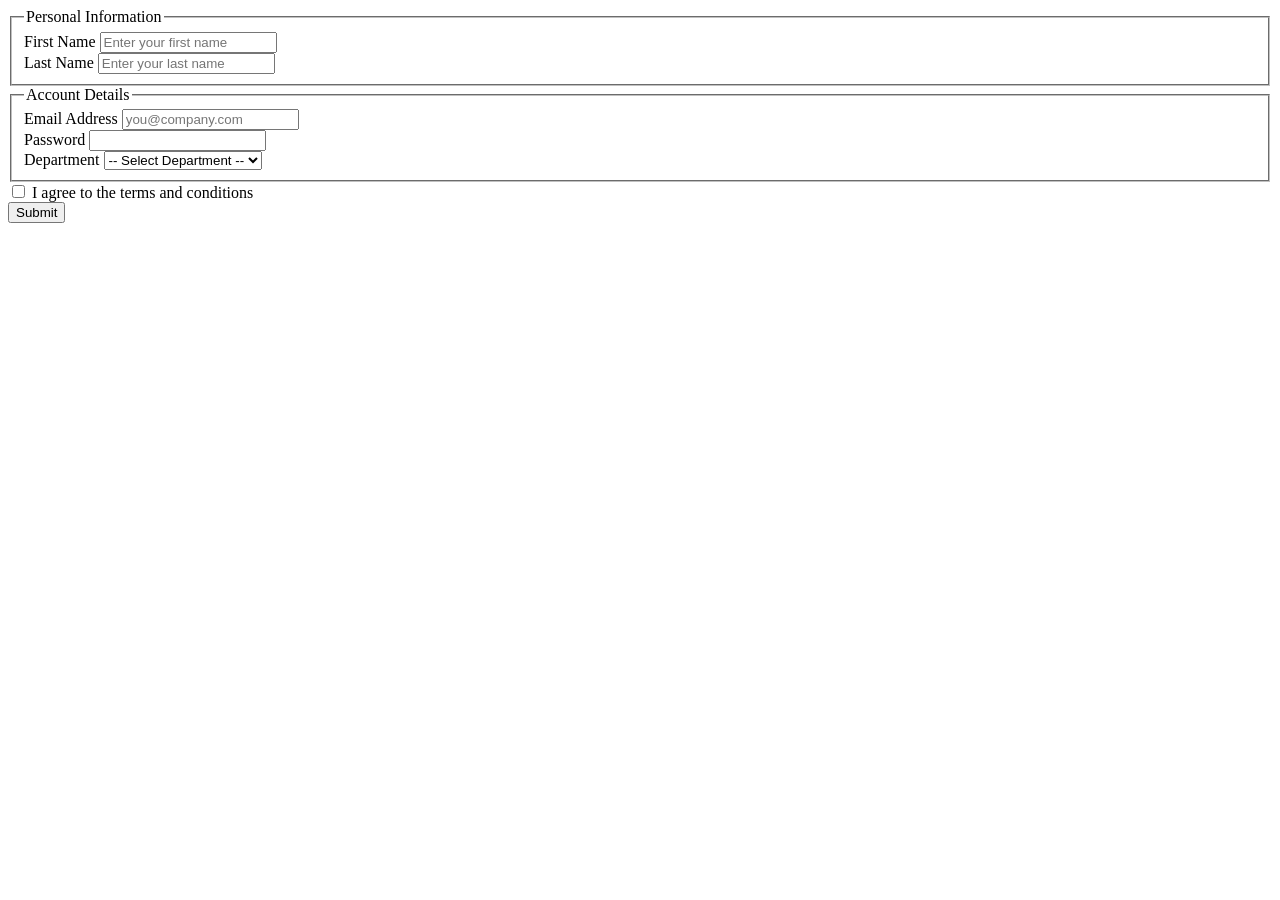
<file: practice/inde.html>
<!DOCTYPE html>
<html lang="en">
<head>
  <meta charset="UTF-8">
  <meta name="viewport" content="width=device-width, initial-scale=1.0">
  <title>Employee Registration</title>
</head>
<body>

  <form action="/register" method="POST">

    <fieldset>
      <legend>Personal Information</legend>

      <div class="form-row">
        <div class="form-group">
          <label for="firstName">First Name</label>
          <input type="text" id="firstName" name="firstName" placeholder="Enter your first name" required>
        </div>
        <div class="form-group">
          <label for="lastName">Last Name</label>
          <input type="text" id="lastName" name="lastName" placeholder="Enter your last name" required>
        </div>
      </div>

    </fieldset>

    <fieldset>
      <legend>Account Details</legend>

      <div class="form-group">
        <label for="email">Email Address</label>
        <input type="email" id="email" name="email" placeholder="you@company.com" required>
      </div>

      <div class="form-group">
        <label for="password">Password</label>
        <input type="password" id="password" name="password" minlength="8" required>
      </div>

      <div class="form-group">
        <label for="department">Department</label>
        <select id="department" name="department" required>
          <option value="">-- Select Department --</option>
          <option value="engineering">Engineering</option>
          <option value="design">Design</option>
          <option value="hr">Human Resources</option>
          <option value="finance">Finance</option>
        </select>
      </div>

    </fieldset>

    <div class="form-group">
      <input type="checkbox" id="terms" name="terms" required>
      <label for="terms">I agree to the terms and conditions</label>
    </div>

    <button type="submit">Submit</button>

  </form>

</body>
</html>
</file>
<file: hris-case.css>
:root {

    --bg: #f2edf1;
    --text: #2d1f29;
    --muted: #5e5159;
  
    --card: rgba(255,255,255,0.75);
    --line: rgba(45,31,41,0.08);
  
    --champagne: #E2D4DF;
  
    --max: 1240px;
  
  }
  
  * {
    box-sizing: border-box;
  }
  
  body {
  
    margin: 0;
    font-family: 'Inter', sans-serif;
  
    background:
      radial-gradient(circle at top left, rgba(185,146,176,0.12), transparent 28%),
      radial-gradient(circle at 80% 20%, rgba(160,128,153,0.08), transparent 24%),
      var(--bg);
  
    color: var(--text);
    line-height: 1.75;
  
  }
  
  
  /* NAV */
  
  .case-nav {
  
    width: min(var(--max), calc(100% - 48px));
    margin: 0 auto;
  
    padding: 22px 0 0;
  
  }
  
  .back-link {
  
    text-decoration: none;
    color: var(--muted);
  
    font-size: 15px;
    font-weight: 500;
  
  }

  
  
  /* HERO */
  
  #hero {
  
    width: min(var(--max), calc(100% - 48px));
    margin: 0 auto;
    padding: 40px 0 70px;
    
  
  }
  
  #hero h1 {
  
    margin: 0 0 22px;
  
    font-family: "Playfair Display";
    font-size: clamp(56px,7vw,96px);
    line-height: 0.98;
  
  }
  
  #hero p {
  
    max-width: 820px;
    font-size: 18px;
    margin-bottom: 18px;
  
  }
  
  #hero strong {
  
    color: var(--muted);
  
  }
  
  
  
  /* TITLE HIGHLIGHT */
  
  .case-title {

    position: relative;
    display: inline-block;
  
  }
  
  .case-title::after {
  
    content: "";
    position: absolute;
    inset: 0;
  
    background: linear-gradient(
      120deg,
      transparent 0%,
      transparent 40%,
      rgba(194,163,112,0.45) 50%,
      transparent 60%,
      transparent 100%
    );
  
    background-size: 200% 100%;
    background-position: 100% 0;
  
    pointer-events: none;
    mix-blend-mode: multiply;
  
    transition: background-position 1.4s ease;
  
  }
  
  .case-title.animate::after {
  
    background-position: 0 0;
  
  }

  .case-meta {
    display: flex;
    gap: 18px;
    margin-top: 40px;
    flex-wrap: wrap;
  }
  
  .meta-pill {

    padding: 12px 22px;
  
    border-radius: 999px;
  
    background: rgba(255,255,255,0.82);
  
    border: 1px solid rgba(45,31,41,0.06);
  
    font-size: 15px;
    font-weight: 500;
  
    letter-spacing: 0.2px;
  
    box-shadow: 0 10px 28px rgba(34,26,33,0.08);
  
    backdrop-filter: blur(6px);
  
  }
  
  
  
  /* SECTIONS */
  
  .section {
  
    width: min(var(--max), calc(100% - 48px));
    margin: 0 auto;
  
    padding: 70px 0;
  
    border-top: 1px solid rgba(45,31,41,0.06);
  
  }
  
  .section:first-child {
    border-top: none;
  }
  
  .section.dark {
  
    background: #2A262A;
    color: white;
  
    padding-left: 24px;
    padding-right: 24px;
  
  }
  
  .section h2 {
  
    margin: 0 0 22px;
  
    font-family: "Playfair Display";
    font-size: clamp(34px,4vw,52px);
  
  }
  
  .section h3 {
  
    font-family: "Playfair Display";
    font-size: 24px;
    margin-top: 28px;
  
  }
  
  .section p {
  
    max-width: 820px;
    font-size: 18px;
  
  }
  
  
  
  /* LISTS */
  
  ul {
  
    max-width: 760px;
    padding-left: 22px;
    margin-bottom: 28px;
  
  }
  
  li {
  
    margin-bottom: 10px;
    font-size: 16.5px;
  
  }
  
  
  
  /* IMAGE BLOCK */
  
  .image-block {
  
    margin: 50px 0;
    transition: all .8s ease;
  
  }
  
  .image-block img {
  
    width: 100%;
    height: auto;
  
    border-radius: 16px;
  
    display: block;
  
    object-fit: contain;
  
    box-shadow: 0 20px 60px rgba(0,0,0,0.05);
  
  }
  
  .caption {
  
    font-size: 14px;
    color: #6B7280;
    margin-top: 12px;
  
  }
  
  
  
  /* CALLOUT */
  
  .callout {
  
    background: rgba(255,255,255,0.7);
  
    padding: 28px 32px;
  
    border-radius: 16px;
  
    border: 1px solid var(--line);
  
    margin: 40px 0;
  
    font-size: 16px;
  
  }
  
  
  
  /* REFLECTION */
  
  #reflection {
  
    background: rgba(255,255,255,0.85);
  
    padding: 50px;
  
    border-radius: 20px;
  
    border: 1px solid var(--line);
  
  }
  
  
  
  /* LINKS */
  
  a {
  
    color: inherit;
    transition: color .2s ease;
  
  }
  
  a:hover {
  
    color: var(--muted);
  
  }
  
  
  
  /* MOBILE */
  
  @media (max-width: 1000px) {
  
    #hero h1 {
  
      font-size: 44px;
  
    }
  
    .section {
  
      padding: 50px 0;
  
    }
  
    #reflection {
  
      padding: 30px;
  
    }
  
  }
</file>
<file: pinterest-case.css>
:root {

  --bg: #f2edf1;
  --text: #2d1f29;
  --muted: #5e5159;

  --card: rgba(255,255,255,0.75);
  --line: rgba(45,31,41,0.08);

  --champagne: #E2D4DF;

  --max: 1240px;

}

* {
  box-sizing: border-box;
}

body {

  margin: 0;
  font-family: 'Inter', sans-serif;

  background:
    radial-gradient(circle at top left, rgba(185,146,176,0.12), transparent 28%),
    radial-gradient(circle at 80% 20%, rgba(160,128,153,0.08), transparent 24%),
    var(--bg);

  color: var(--text);
  line-height: 1.75;

}



/* NAV */

.case-nav {

  width: min(var(--max), calc(100% - 48px));
  margin: 0 auto;

  padding: 22px 0 0;

}

.back-link {

  text-decoration: none;
  color: var(--muted);

  font-size: 15px;
  font-weight: 500;

}



/* HERO */

.hero {

  padding: 40px 0 80px;

}

.hero-inner {

  width: min(var(--max), calc(100% - 48px));
  margin: 0 auto;

}

.hero h1 {

  margin: 0;

  font-family: "Playfair Display";

  font-size: clamp(58px,8vw,110px);

  line-height: 0.98;

}

.hero-sub {

  max-width: 800px;

  margin-top: 32px;

  font-size: clamp(20px,2vw,30px);

  color: var(--muted);

}



/* META PILLS */

.hero-meta {

  display: flex;
  gap: 12px;

  margin-top: 30px;

  flex-wrap: wrap;

}

.meta-pill {

  padding: 10px 16px;

  border-radius: 999px;

  background: rgba(255,255,255,0.7);

  border: 1px solid var(--line);

  font-size: 14px;

}



/* SECTION */

.section {

  width: min(var(--max), calc(100% - 48px));
  margin: 0 auto;

  padding: 72px 0;

  border-top: 1px solid rgba(45,31,41,0.06);

}

.section:first-child {
  border-top: none;
}

.section.dark {

  background: #2A262A;
  color: white;

  padding-left: 24px;
  padding-right: 24px;

}

.section h2 {

  margin: 0 0 22px;

  font-family: "Playfair Display";

  font-size: clamp(34px,4vw,56px);

}

.body {

  max-width: 820px;
  font-size: 18px;

}



/* METRICS */

.metrics {

  display: grid;
  grid-template-columns: repeat(4,1fr);

  gap: 30px;

  margin-top: 40px;

}

.metric {

  background: var(--card);

  border: 1px solid var(--line);

  border-radius: 20px;

  padding: 24px;

  text-align: center;

}

.metric h3 {

  font-family: "Playfair Display";

  font-size: 40px;

  margin-bottom: 8px;

}



/* IMAGE */

.image-block {

  margin-top: 60px;
  border-radius: 16px;

}

.image-block img {

  width: 100%;
  height: auto;
  display: block;
  object-fit: contain;

}

/* SPLIT */

.split {

  display: grid;
  grid-template-columns: 1fr 1fr;

  gap: 30px;

  margin-top: 30px;

}



/* BOARDS */

.board-grid {

  display: grid;
  grid-template-columns: repeat(3,1fr);

  gap: 30px;

  margin-top: 30px;

}

.board-card {

  background: var(--champagne);

  border-radius: 20px;

  transition: transform .3s ease;

}


.board-card:hover {

  transform: translateY(-6px);

}

.board-info {

  padding: 22px;

}

.board-info h3 {

  font-family: "Playfair Display";

}

.board-card img {

  width: 100%;
  height: auto;
  display: block;
  object-fit: contain;

}

/* MOBILE */

@media (max-width: 1000px) {

  .metrics,
  .board-grid,
  .split {

    grid-template-columns: 1fr;

  }

}
</file>
